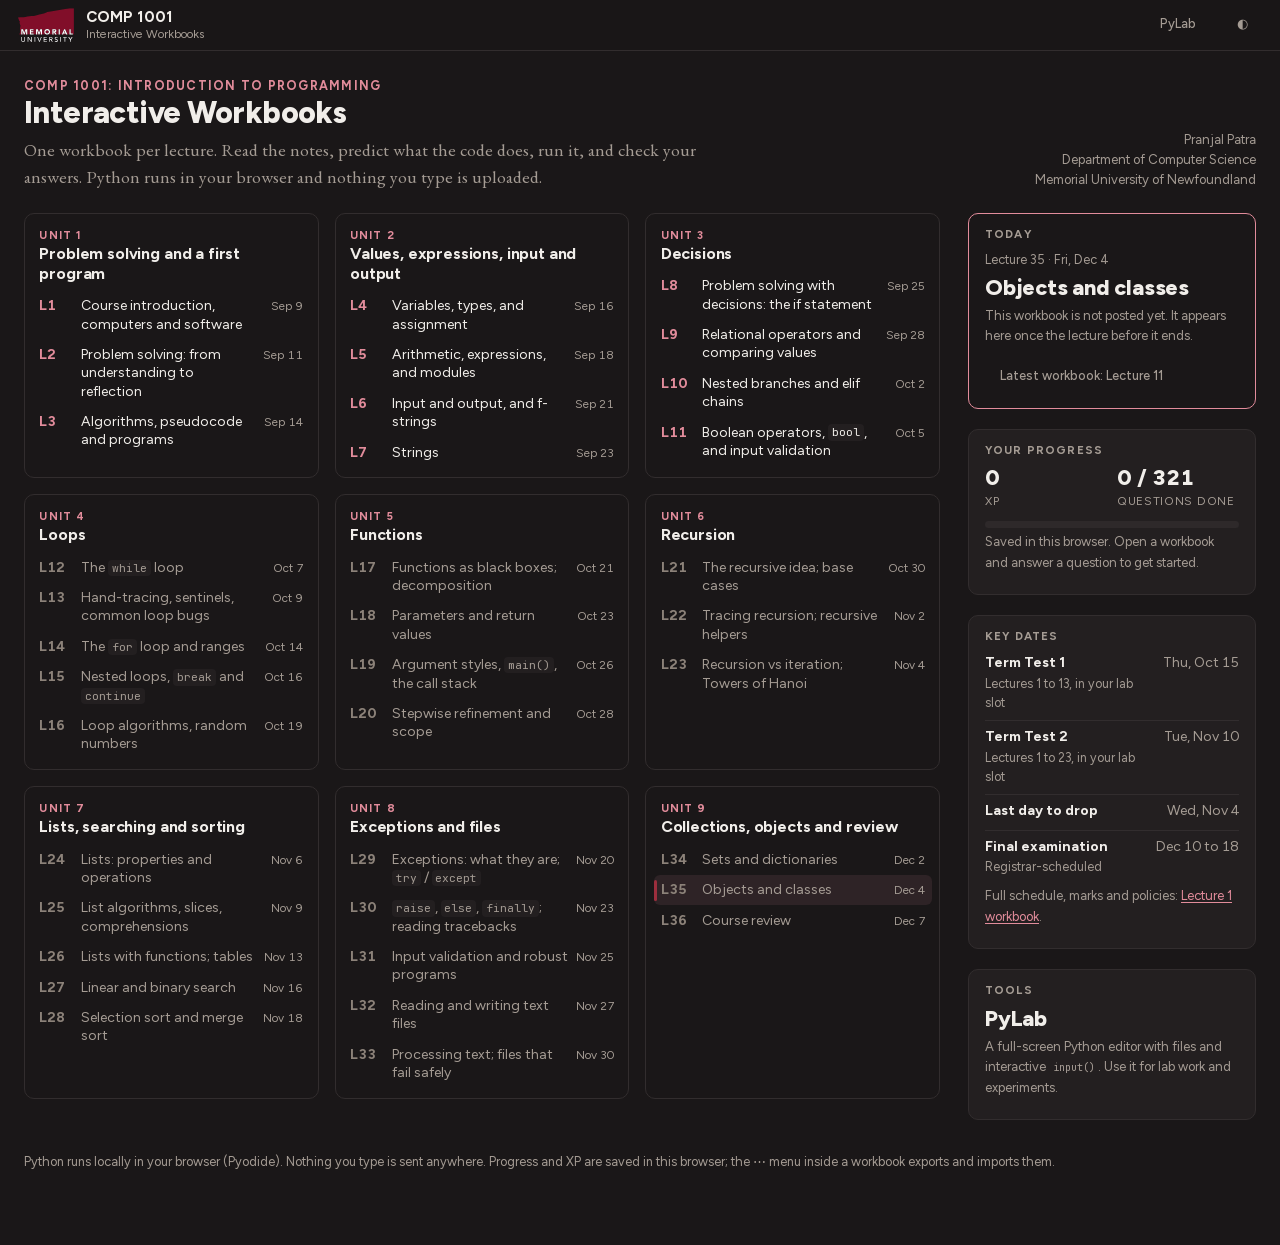
<file: index.html>
<!doctype html>
<html lang="en">
<head>
  <meta charset="utf-8">
  <meta name="viewport" content="width=device-width, initial-scale=1">
  <title>COMP 1001 Workbooks</title>
  <link rel="icon" href="./runtime/img/favicon.svg" type="image/svg+xml">
  <link rel="icon" href="./runtime/img/favicon-32.png" type="image/png" sizes="32x32">
  <link rel="stylesheet" href="./runtime/workbook.css">
  <style>
    main.wb-dash { max-width: 80rem; padding: 1.6rem 1.5rem 4rem; }
    .wb-dash-head { display: flex; align-items: flex-end; justify-content: space-between; gap: 1.5rem; flex-wrap: wrap; margin-bottom: 1.4rem; }
    .wb-dash-head h1 { font-size: 1.9rem; }
    .wb-dash-head .wb-course { font-family: var(--font-sans); font-size: 0.78rem; font-weight: 700; letter-spacing: 0.1em; text-transform: uppercase; color: var(--accent); }
    .wb-dash-head p { margin: 0.35rem 0 0; color: var(--ink-quiet); font-size: 1.1rem; max-width: 42rem; }
    .wb-dash-head .wb-meta { font-family: var(--font-sans); font-size: 0.82rem; color: var(--ink-quiet); text-align: right; margin: 0; }

    .wb-dash-grid { display: grid; grid-template-columns: minmax(0, 1fr) 18rem; grid-template-areas: "units next" "units side"; grid-template-rows: auto 1fr; gap: 1.25rem 1.75rem; align-items: start; }
    .wb-units { grid-area: units; display: grid; grid-template-columns: repeat(auto-fill, minmax(18rem, 1fr)); gap: 1rem; }
    .wb-next { grid-area: next; }
    .wb-side { grid-area: side; display: grid; gap: 1.25rem; }

    .wb-unit { border: 1px solid var(--rule-soft); border-radius: 10px; background: var(--paper); padding: 0.85rem 0.9rem 0.6rem; }
    .wb-unit h2 { font-size: 1rem; margin: 0 0 0.45rem; padding: 0; line-height: 1.25; }
    .wb-unit h2::before { display: none; }
    .wb-unit-num { display: block; font-size: 0.7rem; text-transform: uppercase; letter-spacing: 0.1em; color: var(--accent); margin-bottom: 0.15rem; }
    .wb-lec { display: grid; grid-template-columns: 2.1rem minmax(0, 1fr) auto; grid-template-areas: "num title date" "num title prog"; align-items: baseline; column-gap: 0.5rem; padding: 0.38rem 0.45rem; margin: 0 -0.45rem; border-radius: 6px; text-decoration: none; color: var(--ink); font-family: var(--font-sans); font-size: 0.88rem; line-height: 1.3; position: relative; }
    a.wb-lec:hover { background: var(--panel); color: var(--ink); }
    .wb-lec-num { grid-area: num; font-weight: 700; color: var(--accent); font-variant-numeric: tabular-nums; }
    .wb-lec-title { grid-area: title; }
    .wb-lec-date { grid-area: date; font-size: 0.74rem; color: var(--ink-quiet); font-variant-numeric: tabular-nums; white-space: nowrap; }
    .wb-lec-prog { grid-area: prog; justify-self: end; font-size: 0.72rem; color: var(--ink-quiet); font-variant-numeric: tabular-nums; }
    .wb-lec-prog.is-done { color: var(--good-ink); font-weight: 700; }
    .wb-lec.is-soon, .wb-lec.is-locked { color: var(--ink-quiet); }
    .wb-lec.is-soon .wb-lec-num, .wb-lec.is-locked .wb-lec-num { color: var(--rule-strong); }
    .wb-lec-date.is-locked { color: var(--warn-ink); }
    .wb-lec.is-next { background: var(--accent-wash); }
    .wb-lec.is-next::before { content: ""; position: absolute; left: 0; top: 0.3rem; bottom: 0.3rem; width: 3px; border-radius: 2px; background: var(--accent-fill); }

    .wb-panel { border: 1px solid var(--rule-soft); border-radius: 10px; background: var(--panel); padding: 0.9rem 1rem 1rem; font-family: var(--font-sans); font-size: 0.88rem; }
    .wb-panel h2 { font-size: 0.72rem; text-transform: uppercase; letter-spacing: 0.1em; color: var(--ink-quiet); margin: 0 0 0.55rem; padding: 0; }
    .wb-panel h2::before { display: none; }
    .wb-panel p { margin: 0.3rem 0; }
    .wb-panel .wb-big { display: block; font-family: var(--font-sans); font-weight: 800; font-size: 1.35rem; line-height: 1.2; color: var(--ink); text-decoration: none; letter-spacing: -0.01em; }
    .wb-panel a.wb-big:hover { color: var(--accent); }
    .wb-panel .wb-when { color: var(--ink-quiet); font-size: 0.8rem; }
    .wb-panel .wb-quiet { color: var(--ink-quiet); font-size: 0.82rem; }
    .wb-panel .wb-btn { margin-top: 0.6rem; text-decoration: none; display: inline-block; }
    .wb-panel-next { background: var(--paper); border-color: var(--accent); }
    .wb-stats { display: grid; grid-template-columns: 1fr 1fr; gap: 0.6rem; margin: 0.2rem 0 0.6rem; }
    .wb-stat b { display: block; font-size: 1.35rem; font-weight: 800; line-height: 1.1; font-variant-numeric: tabular-nums; }
    .wb-stat span { font-size: 0.74rem; color: var(--ink-quiet); text-transform: uppercase; letter-spacing: 0.06em; }
    .wb-panel .wb-progress-track { width: 100%; display: block; }
    .wb-dates { list-style: none; margin: 0; padding: 0; }
    .wb-dates li { display: flex; justify-content: space-between; gap: 0.6rem; padding: 0.3rem 0; border-top: 1px solid var(--rule-soft); }
    .wb-dates li:first-child { border-top: 0; padding-top: 0; }
    .wb-dates b { font-weight: 700; }
    .wb-dates small { display: block; color: var(--ink-quiet); font-size: 0.78rem; }
    .wb-dates time { color: var(--ink-quiet); white-space: nowrap; font-variant-numeric: tabular-nums; }
    .wb-foot { font-family: var(--font-sans); font-size: 0.8rem; color: var(--ink-quiet); margin-top: 2rem; }
    .wb-topbar .wb-btn { text-decoration: none; }

    @media (max-width: 62rem) {
      .wb-dash-grid { grid-template-columns: minmax(0, 1fr); grid-template-areas: "next" "units" "side"; grid-template-rows: auto; }
      .wb-dash-head .wb-meta { text-align: left; }
    }
    @media (max-width: 40rem) {
      main.wb-dash { padding: 1rem 0.9rem 3rem; }
      .wb-units { grid-template-columns: minmax(0, 1fr); }
      .wb-dash-head h1 { font-size: 1.6rem; }
      .wb-dash-head p { font-size: 1rem; }
    }
  </style>
  <script type="module">
    import { initTheme } from "./runtime/theme.js";
    import { revealPage } from "./runtime/page.js";
    import { UNITS, LECTURES, KEY_DATES, workbookId, isOpen, fmtDate, fmtOpens } from "./runtime/schedule.js";
    import { initInstructor, isInstructor, instructorBadge } from "./runtime/instructor.js";

    initTheme();
    initInstructor();
    document.querySelector("#theme-toggle").addEventListener("click", () => document.dispatchEvent(new CustomEvent("wb:toggle-theme")));
    document.querySelector(".wb-topbar-title").after(instructorBadge());

    const instructor = isInstructor();
    const now = new Date();
    const today = new Date(now); today.setHours(0, 0, 0, 0);
    const at = (d) => new Date(d + "T00:00:00");
    const short = (d) => fmtDate(d, { weekday: null });
    const pageOf = (l) => `./workbooks/${workbookId(l.n)}/index.html`;
    // A workbook can be opened when it is posted and the previous lecture has ended (instructors see everything).
    const available = (l) => l.built && (instructor || isOpen(l, now));
    const h = (html) => { const t = document.createElement("template"); t.innerHTML = html.trim(); return t.content.firstElementChild; };

    // Unit cards, one row per lecture.
    const units = document.querySelector("#units");
    for (const u of UNITS) {
      const card = h(`<section class="wb-unit" id="unit-${u.n}" aria-labelledby="unit-${u.n}-h"><h2 id="unit-${u.n}-h"><span class="wb-unit-num">Unit ${u.n}</span>${u.name}</h2></section>`);
      for (const l of LECTURES.filter((l) => l.unit === u.n)) {
        const locked = l.built && !isOpen(l, now);
        const open = available(l);
        const tag = open ? "a" : "div";
        const cls = !l.built ? " is-soon" : locked ? " is-locked" : "";
        const hint = open ? "" : l.built ? ` title="Opens ${fmtOpens(l)}"` : ` title="Not posted yet"`;
        // Instructors see locked workbooks as links, with the date marked so they know what students see.
        const date = open && locked ? `<time class="wb-lec-date is-locked" datetime="${l.date}" title="Opens ${fmtOpens(l)}">${short(l.date)} · locked</time>` : `<time class="wb-lec-date" datetime="${l.date}">${short(l.date)}</time>`;
        card.append(h(`<${tag} class="wb-lec${cls}"${open ? ` href="${pageOf(l)}"` : ""} data-n="${l.n}" data-id="${workbookId(l.n)}"${hint}><span class="wb-lec-num">L${l.n}</span><span class="wb-lec-title">${l.title}</span>${date}<span class="wb-lec-prog" hidden></span></${tag}>`));
      }
      units.append(card);
    }

    // Key dates.
    const dates = document.querySelector("#dates");
    for (const k of KEY_DATES) {
      dates.append(h(`<li><span><b>${k.name}</b>${k.note ? `<small>${k.note}</small>` : ""}</span>${k.date ? `<time datetime="${k.date}">${fmtDate(k.date)}</time>` : `<time>${k.when}</time>`}</li>`));
    }

    // Up next: the first lecture on or after today. Before term that is L1; after term, the exam.
    const panel = document.querySelector("#next");
    const big = panel.querySelector(".wb-big");
    const note = panel.querySelector(".wb-quiet");
    const next = LECTURES.find((l) => at(l.date) >= today);
    const latest = [...LECTURES].reverse().find(available);
    if (next) {
      const isToday = at(next.date).getTime() === today.getTime();
      panel.querySelector("h2").textContent = isToday ? "Today" : "Up next";
      panel.querySelector(".wb-when").textContent = `Lecture ${next.n} · ${fmtDate(next.date)}`;
      big.innerHTML = next.title;
      if (available(next)) big.href = pageOf(next);
      else {
        big.removeAttribute("href");
        note.hidden = false;
        note.textContent = next.built ? `This workbook opens ${fmtOpens(next)}` : "This workbook is not posted yet. It appears here once the lecture before it ends.";
      }
      document.querySelector(`.wb-lec[data-n="${next.n}"]`)?.classList.add("is-next");
    } else {
      panel.querySelector("h2").textContent = "Lectures have ended";
      panel.querySelector(".wb-when").textContent = "Final examination: December 10 to 18";
      big.textContent = "Time to review";
      big.removeAttribute("href");
    }
    const latestLink = panel.querySelector(".wb-latest");
    if (latest && !(next && next.n === latest.n && available(next))) {
      latestLink.href = pageOf(latest);
      latestLink.textContent = `Latest workbook: Lecture ${latest.n}`;
      latestLink.hidden = false;
    }

    revealPage();

    // Progress: XP and per-workbook records live in localStorage; totals come from each exercises.json.
    const read = (key) => { try { return JSON.parse(localStorage.getItem(key)); } catch { return null; } };
    document.querySelector("#xp").textContent = String(read("pylab-workbooks:xp")?.balance ?? 0);
    let done = 0, total = 0, touched = 0;
    await Promise.all(LECTURES.filter(available).map(async (l) => {
      const id = workbookId(l.n);
      let specs;
      try { specs = (await (await fetch(`./workbooks/${id}/exercises.json`)).json()).exercises; } catch { return; }
      const ids = Object.keys(specs).filter((k) => specs[k].type !== "example");
      if (!ids.length) return;
      const saved = read(`pylab-workbooks:progress:${id}`)?.exercises ?? {};
      const d = ids.filter((k) => saved[k]?.passed || saved[k]?.revealed).length;
      total += ids.length; done += d;
      if (Object.keys(saved).length) touched++;
      const prog = document.querySelector(`.wb-lec[data-id="${id}"] .wb-lec-prog`);
      if (prog && d) {
        prog.hidden = false;
        prog.textContent = d === ids.length ? "✓ done" : `${d} / ${ids.length}`;
        prog.classList.toggle("is-done", d === ids.length);
      }
    }));
    document.querySelector("#done").textContent = `${done} / ${total}`;
    document.querySelector("#fill").style.width = total ? `${Math.round(100 * done / total)}%` : "0";
    document.querySelector("#touched").textContent = touched
      ? `Saved in this browser. You have started ${touched} workbook${touched === 1 ? "" : "s"}.`
      : "Saved in this browser. Open a workbook and answer a question to get started.";
  </script>
</head>
<body>
<header class="wb-topbar">
  <a class="wb-topbar-brand" href="./index.html" title="Home"><img src="./runtime/img/mun-logo.svg" alt="Memorial University"></a>
  <div class="wb-topbar-title"><strong>COMP 1001</strong><span>Interactive Workbooks</span></div>
  <span class="wb-spacer"></span>
  <a class="wb-btn wb-btn-quiet" href="./lab/index.html">PyLab</a>
  <button id="theme-toggle" class="wb-btn wb-btn-quiet wb-theme-toggle" type="button" title="Toggle light / dark">◐</button>
</header>
<main class="wb-dash">
  <div class="wb-dash-head">
    <div>
      <div class="wb-course">COMP 1001: Introduction to Programming</div>
      <h1>Interactive Workbooks</h1>
      <p>One workbook per lecture. Read the notes, predict what the code does, run it, and check your answers. Python runs in your browser and nothing you type is uploaded.</p>
    </div>
    <p class="wb-meta">Pranjal Patra<br>Department of Computer Science<br>Memorial University of Newfoundland</p>
  </div>

  <div class="wb-dash-grid">
    <section class="wb-panel wb-panel-next wb-next" id="next">
      <h2>Up next</h2>
      <p class="wb-when"></p>
      <a class="wb-big"></a>
      <p class="wb-quiet" hidden></p>
      <a class="wb-btn wb-btn-quiet wb-latest" hidden></a>
    </section>

    <div class="wb-units" id="units"></div>

    <aside class="wb-side">
      <section class="wb-panel" aria-labelledby="progress-h">
        <h2 id="progress-h">Your progress</h2>
        <div class="wb-stats">
          <div class="wb-stat"><b id="xp">0</b><span>XP</span></div>
          <div class="wb-stat"><b id="done">0 / 0</b><span>Questions done</span></div>
        </div>
        <span class="wb-progress-track"><span class="wb-progress-fill" id="fill" style="width: 0"></span></span>
        <p class="wb-quiet" id="touched">Saved in this browser.</p>
      </section>

      <section class="wb-panel" aria-labelledby="dates-h">
        <h2 id="dates-h">Key dates</h2>
        <ul class="wb-dates" id="dates"></ul>
        <p class="wb-quiet">Full schedule, marks and policies: <a href="./workbooks/lecture-01/index.html">Lecture 1 workbook</a>.</p>
      </section>

      <section class="wb-panel" aria-labelledby="tools-h">
        <h2 id="tools-h">Tools</h2>
        <a class="wb-big" href="./lab/index.html">PyLab</a>
        <p class="wb-quiet">A full-screen Python editor with files and interactive <code>input()</code>. Use it for lab work and experiments.</p>
      </section>
    </aside>
  </div>

  <p class="wb-foot">Python runs locally in your browser (Pyodide). Nothing you type is sent anywhere. Progress and XP are saved in this browser; the ⋯ menu inside a workbook exports and imports them.</p>
</main>
</body>
</html>
</file>
<file: runtime/workbook.css>
/* PyLab Workbooks: visual theme following the Memorial University Brand
   Standards (March 2026).

   Type:    Avenir for headings and interface (Figtree stands in when Avenir
            is not installed), Adobe Garamond / EB Garamond for body copy,
            JetBrains Mono for code.
   Colour:  university claret #862633 used sparingly as the accent; the
            primary greys (#231F20, #63666A, #97999B, warm greys) carry the
            page. Two secondary "pop" colours per layout: PMS 3275 teal for
            success and PMS 1235 amber for warnings / activity. PMS 185 red
            is reserved for errors so they never read as the brand accent.
            The dark theme is derived from the brand black #231F20 with the
            claret lifted for contrast and the reversed-out logo. */

/* ------------------------------------------------------------- fonts */

@font-face { font-family: "EB Garamond"; src: url("fonts/EBGaramond-italic-latin-ext.woff2") format("woff2"); font-weight: 400 800; font-style: italic; font-display: swap; unicode-range: U+0100-02BA, U+02BD-02C5, U+02C7-02CC, U+02CE-02D7, U+02DD-02FF, U+0304, U+0308, U+0329, U+1D00-1DBF, U+1E00-1E9F, U+1EF2-1EFF, U+2020, U+20A0-20AB, U+20AD-20C0, U+2113, U+2C60-2C7F, U+A720-A7FF; }
@font-face { font-family: "EB Garamond"; src: url("fonts/EBGaramond-italic-latin.woff2") format("woff2"); font-weight: 400 800; font-style: italic; font-display: swap; unicode-range: U+0000-00FF, U+0131, U+0152-0153, U+02BB-02BC, U+02C6, U+02DA, U+02DC, U+0304, U+0308, U+0329, U+2000-206F, U+20AC, U+2122, U+2191, U+2193, U+2212, U+2215, U+FEFF, U+FFFD; }
@font-face { font-family: "EB Garamond"; src: url("fonts/EBGaramond-normal-latin-ext.woff2") format("woff2"); font-weight: 400 800; font-style: normal; font-display: swap; unicode-range: U+0100-02BA, U+02BD-02C5, U+02C7-02CC, U+02CE-02D7, U+02DD-02FF, U+0304, U+0308, U+0329, U+1D00-1DBF, U+1E00-1E9F, U+1EF2-1EFF, U+2020, U+20A0-20AB, U+20AD-20C0, U+2113, U+2C60-2C7F, U+A720-A7FF; }
@font-face { font-family: "EB Garamond"; src: url("fonts/EBGaramond-normal-latin.woff2") format("woff2"); font-weight: 400 800; font-style: normal; font-display: swap; unicode-range: U+0000-00FF, U+0131, U+0152-0153, U+02BB-02BC, U+02C6, U+02DA, U+02DC, U+0304, U+0308, U+0329, U+2000-206F, U+20AC, U+2122, U+2191, U+2193, U+2212, U+2215, U+FEFF, U+FFFD; }
@font-face { font-family: "Figtree"; src: url("fonts/Figtree-italic-latin-ext.woff2") format("woff2"); font-weight: 300 900; font-style: italic; font-display: swap; unicode-range: U+0100-02BA, U+02BD-02C5, U+02C7-02CC, U+02CE-02D7, U+02DD-02FF, U+0304, U+0308, U+0329, U+1D00-1DBF, U+1E00-1E9F, U+1EF2-1EFF, U+2020, U+20A0-20AB, U+20AD-20C0, U+2113, U+2C60-2C7F, U+A720-A7FF; }
@font-face { font-family: "Figtree"; src: url("fonts/Figtree-italic-latin.woff2") format("woff2"); font-weight: 300 900; font-style: italic; font-display: swap; unicode-range: U+0000-00FF, U+0131, U+0152-0153, U+02BB-02BC, U+02C6, U+02DA, U+02DC, U+0304, U+0308, U+0329, U+2000-206F, U+20AC, U+2122, U+2191, U+2193, U+2212, U+2215, U+FEFF, U+FFFD; }
@font-face { font-family: "Figtree"; src: url("fonts/Figtree-normal-latin-ext.woff2") format("woff2"); font-weight: 300 900; font-style: normal; font-display: swap; unicode-range: U+0100-02BA, U+02BD-02C5, U+02C7-02CC, U+02CE-02D7, U+02DD-02FF, U+0304, U+0308, U+0329, U+1D00-1DBF, U+1E00-1E9F, U+1EF2-1EFF, U+2020, U+20A0-20AB, U+20AD-20C0, U+2113, U+2C60-2C7F, U+A720-A7FF; }
@font-face { font-family: "Figtree"; src: url("fonts/Figtree-normal-latin.woff2") format("woff2"); font-weight: 300 900; font-style: normal; font-display: swap; unicode-range: U+0000-00FF, U+0131, U+0152-0153, U+02BB-02BC, U+02C6, U+02DA, U+02DC, U+0304, U+0308, U+0329, U+2000-206F, U+20AC, U+2122, U+2191, U+2193, U+2212, U+2215, U+FEFF, U+FFFD; }
@font-face { font-family: "JetBrains Mono"; src: url("fonts/JetBrainsMono-italic-latin-ext.woff2") format("woff2"); font-weight: 100 800; font-style: italic; font-display: swap; unicode-range: U+0100-02BA, U+02BD-02C5, U+02C7-02CC, U+02CE-02D7, U+02DD-02FF, U+0304, U+0308, U+0329, U+1D00-1DBF, U+1E00-1E9F, U+1EF2-1EFF, U+2020, U+20A0-20AB, U+20AD-20C0, U+2113, U+2C60-2C7F, U+A720-A7FF; }
@font-face { font-family: "JetBrains Mono"; src: url("fonts/JetBrainsMono-italic-latin.woff2") format("woff2"); font-weight: 100 800; font-style: italic; font-display: swap; unicode-range: U+0000-00FF, U+0131, U+0152-0153, U+02BB-02BC, U+02C6, U+02DA, U+02DC, U+0304, U+0308, U+0329, U+2000-206F, U+20AC, U+2122, U+2191, U+2193, U+2212, U+2215, U+FEFF, U+FFFD; }
@font-face { font-family: "JetBrains Mono"; src: url("fonts/JetBrainsMono-normal-latin-ext.woff2") format("woff2"); font-weight: 100 800; font-style: normal; font-display: swap; unicode-range: U+0100-02BA, U+02BD-02C5, U+02C7-02CC, U+02CE-02D7, U+02DD-02FF, U+0304, U+0308, U+0329, U+1D00-1DBF, U+1E00-1E9F, U+1EF2-1EFF, U+2020, U+20A0-20AB, U+20AD-20C0, U+2113, U+2C60-2C7F, U+A720-A7FF; }
@font-face { font-family: "JetBrains Mono"; src: url("fonts/JetBrainsMono-normal-latin.woff2") format("woff2"); font-weight: 100 800; font-style: normal; font-display: swap; unicode-range: U+0000-00FF, U+0131, U+0152-0153, U+02BB-02BC, U+02C6, U+02DA, U+02DC, U+0304, U+0308, U+0329, U+2000-206F, U+20AC, U+2122, U+2191, U+2193, U+2212, U+2215, U+FEFF, U+FFFD; }

/* ------------------------------------------------------------ tokens */

:root {
  color-scheme: light;
  --paper: #FFFFFF;
  --panel: #F5F4F2;
  --panel-deep: #E9E7E4;
  --ink: #231F20;
  --ink-quiet: #63666A;
  --rule: #CBCCCE;
  --rule-soft: #E6E6E7;
  --rule-strong: #97999B;
  --accent: #862633;
  --accent-deep: #6B1E29;
  --accent-fill: #862633;
  --on-accent: #FFFFFF;
  --accent-wash: rgba(134, 38, 51, 0.07);
  --answer: #6B1E29;
  --good: #00B398;
  --good-ink: #007A68;
  --good-wash: rgba(0, 179, 152, 0.12);
  --warn: #FFB81C;
  --warn-ink: #8A5A00;
  --warn-wash: rgba(255, 184, 28, 0.18);
  --bad: #E4002B;
  --bad-ink: #C0001F;
  --bad-wash: rgba(228, 0, 43, 0.08);
  --code-keyword: #862633;
  --code-type: #231F20;
  --code-method: #1E22AA;
  --code-ident: #231F20;
  --code-string: #007A68;
  --code-comment: #63666A;
  --code-number: #8A5A00;
  --shadow: 0 1px 2px rgba(35, 31, 32, 0.06), 0 8px 24px rgba(35, 31, 32, 0.08);
  --font-sans: "Avenir Next", Avenir, Figtree, "Segoe UI", Arial, sans-serif;
  --font-body: "Adobe Garamond Pro", "EB Garamond", Garamond, Georgia, "Times New Roman", serif;
  --font-mono: "JetBrains Mono", "SF Mono", Menlo, Consolas, "Liberation Mono", monospace;
  --font-ui: var(--font-sans);
}

/* Dark is the default: it also applies before the theme script has run, so
   there is no light flash. Light is only ever chosen with the toggle. */
:root[data-theme="dark"],
:root:not([data-theme="light"]) {
  color-scheme: dark;
  --paper: #1A1718;
  --panel: #231F20;
  --panel-deep: #2E292A;
  --ink: #F1EEEA;
  --ink-quiet: #A59C94;
  --rule: #4A4446;
  --rule-soft: #322D2E;
  --rule-strong: #8C8279;
  --accent: #E28C9B;
  --accent-deep: #F0B3BE;
  --accent-fill: #9C2E3D;
  --on-accent: #FFFFFF;
  --accent-wash: rgba(226, 140, 155, 0.10);
  --answer: #F0B3BE;
  --good-ink: #33D1B6;
  --good-wash: rgba(0, 179, 152, 0.16);
  --warn-ink: #FFC94D;
  --warn-wash: rgba(255, 184, 28, 0.14);
  --bad-ink: #FF6B80;
  --bad-wash: rgba(228, 0, 43, 0.16);
  --code-keyword: #E28C9B;
  --code-type: #F1EEEA;
  --code-method: #8FB5FF;
  --code-ident: #F1EEEA;
  --code-string: #4FD1B8;
  --code-comment: #A59C94;
  --code-number: #FFC94D;
  --shadow: 0 1px 2px rgba(0, 0, 0, 0.5), 0 8px 24px rgba(0, 0, 0, 0.4);
}

/* Reversed-out logo (white "UNIVERSITY") on dark backgrounds, as the brand
   standards allow when Cool Grey 10 would not show clearly. */
:root:not([data-theme="light"]) img[src$="mun-logo.svg"] { content: url("img/mun-logo-dark.svg"); }

/* -------------------------------------------------------------- page */

* { box-sizing: border-box; }

html { scroll-behavior: smooth; scroll-padding-top: 4.5rem; }

body {
  margin: 0;
  background: var(--paper);
  color: var(--ink);
  font-family: var(--font-body);
  font-size: 1.2rem;
  line-height: 1.55;
  -webkit-font-smoothing: antialiased;
  text-rendering: optimizeLegibility;
}

body.wb-has-expanded { overflow: hidden; }

/* Hidden until the page's script calls revealPage() (runtime/page.js), so the
   top bar, contents, and fonts do not jump into place after the first paint.
   The animation shows the page anyway if the script never runs. */
body:not(.wb-ready) { visibility: hidden; animation: wb-reveal 0s 2s forwards; }
@keyframes wb-reveal { to { visibility: visible; } }

main {
  max-width: 52rem;
  margin: 0 auto;
  padding: 2rem 1.5rem 6rem;
}

body.wb-has-toc {
  display: grid;
  grid-template-columns: 16rem minmax(0, 1fr);
  grid-template-areas: "top top" "toc main";
}
body.wb-has-toc > .wb-topbar { grid-area: top; }
body.wb-has-toc > .wb-toc { grid-area: toc; }
body.wb-has-toc > main { grid-area: main; width: 100%; }

@media (max-width: 62rem) {
  body.wb-has-toc { grid-template-columns: minmax(0, 1fr); grid-template-areas: "top" "main"; }
}

h1, h2, h3, h4 { font-family: var(--font-sans); font-weight: 700; line-height: 1.15; margin: 0; color: var(--ink); letter-spacing: -0.01em; }
h1 { font-size: 2.5rem; font-weight: 800; letter-spacing: -0.02em; }
h2 { font-size: 1.6rem; margin: 3rem 0 0.8rem; padding-top: 0.9rem; position: relative; }
h2::before { content: ""; position: absolute; top: 0; left: 0; width: 2.5rem; height: 3px; background: var(--accent-fill); border-radius: 2px; }
h3 { font-size: 1.2rem; margin: 2rem 0 0.4rem; }
h4 { font-family: var(--font-sans); font-size: 0.78rem; text-transform: uppercase; letter-spacing: 0.08em; color: var(--ink-quiet); margin: 1.4rem 0 0.3rem; }
p { margin: 0.6rem 0; }
ul, ol { margin: 0.4rem 0 0.7rem; padding-left: 1.5rem; }
li { margin: 0.18rem 0; }
a { color: var(--accent); text-decoration-thickness: 1px; text-underline-offset: 0.15em; }
a:hover { color: var(--accent-deep); }
hr { border: 0; border-top: 1px solid var(--rule-soft); margin: 2.5rem 0; }
strong { font-weight: 700; }
em { font-style: italic; }

code, kbd {
  font-family: var(--font-mono);
  font-size: 0.8em;
  font-variant-ligatures: none;
  background: var(--panel);
  padding: 0.1em 0.35em;
  border-radius: 4px;
}
pre {
  font-family: var(--font-mono);
  font-size: 0.9rem;
  line-height: 1.55;
  font-variant-ligatures: none;
  background: var(--panel);
  border: 1px solid var(--rule-soft);
  border-radius: 6px;
  padding: 0.7rem 0.9rem;
  margin: 0.7rem 0;
  overflow-x: auto;
  white-space: pre;
}
pre code { background: none; padding: 0; font-size: inherit; }
pre.wb-output { border-style: dashed; border-color: var(--rule); }
pre.wb-shell .wb-prompt { color: var(--ink-quiet); user-select: none; }
pre.wb-shell .wb-typed { font-weight: 700; }
pre.wb-error, .wb-error-text { color: var(--bad-ink); }
.wb-answer-ink { color: var(--answer); }

/* Static syntax colours for <pre class="wb-code"> spans authored in HTML. */
.wb-kw { color: var(--code-keyword); font-weight: 600; }
.wb-type { color: var(--code-type); font-weight: 600; }
.wb-fn { color: var(--code-method); }
.wb-str { color: var(--code-string); }
.wb-cmt { color: var(--code-comment); font-style: italic; }
.wb-num { color: var(--code-number); }

/* Prose tables (the PDF's tabularx tables). */
main table {
  border-collapse: collapse;
  width: 100%;
  margin: 0.8rem 0 1.2rem;
  font-family: var(--font-sans);
  font-size: 0.95rem;
  line-height: 1.45;
}
main th, main td {
  text-align: left;
  vertical-align: top;
  padding: 0.45rem 0.6rem;
  border-bottom: 1px solid var(--rule-soft);
}
main th { color: var(--ink-quiet); border-bottom: 2px solid var(--rule-strong); font-weight: 700; font-size: 0.74rem; text-transform: uppercase; letter-spacing: 0.06em; }
main td code, main th code { white-space: nowrap; }
main .wb-table-wrap { overflow-x: auto; }

/* Title block (the PDF's opening page). */
.wb-title-block {
  display: flex;
  align-items: flex-start;
  justify-content: space-between;
  gap: 2rem;
  margin: 0.5rem 0 2rem;
  padding-bottom: 1.5rem;
  border-bottom: 1px solid var(--rule-soft);
}
.wb-title-block .wb-course { font-family: var(--font-sans); font-size: 0.8rem; font-weight: 700; letter-spacing: 0.1em; text-transform: uppercase; color: var(--accent); }
.wb-title-block h1 { margin: 0.35rem 0 0.4rem; }
.wb-title-block .wb-subtitle { font-size: 1.35rem; font-style: italic; color: var(--ink-quiet); }
.wb-title-block .wb-meta { font-family: var(--font-sans); color: var(--ink-quiet); font-size: 0.85rem; margin-top: 0.8rem; }
.wb-title-block > div { min-width: 0; }
.wb-title-block img { width: 9rem; max-width: 30vw; flex: none; margin-top: 0.3rem; }
.wb-outcomes { margin: 0 0 2rem; padding: 1.1rem 1.3rem 1.2rem; background: var(--panel); border-radius: 8px; }
.wb-outcomes h2 { margin-top: 0; padding-top: 0; font-size: 0.78rem; text-transform: uppercase; letter-spacing: 0.08em; color: var(--ink-quiet); }
.wb-outcomes h2::before { content: none; }
.wb-outcomes ul, .wb-outcomes ol { margin-bottom: 0; }

/* Labelled blocks (definitionbox / checkpointbox / examplebox). */
.wb-block { margin: 1.2rem 0; }
.wb-block > .wb-block-title { font-family: var(--font-sans); font-size: 0.78rem; text-transform: uppercase; letter-spacing: 0.08em; color: var(--accent); font-weight: 700; margin-bottom: 0.3rem; }
.wb-checkpoint {
  margin: 1.6rem 0;
  padding: 1rem 1.3rem 1.1rem;
  border-left: 4px solid var(--accent-fill);
  border-radius: 0 8px 8px 0;
  background: var(--panel);
}
.wb-checkpoint > .wb-block-title { font-family: var(--font-sans); font-size: 0.78rem; text-transform: uppercase; letter-spacing: 0.08em; color: var(--accent); font-weight: 700; margin-bottom: 0.4rem; }
.wb-checkpoint > .wb-block-title + p { margin-top: 0; }

/* Semantic callouts: coloured rule + marker word. */
.wb-callout { margin: 1.1rem 0; padding: 0.2rem 0 0.2rem 1rem; border-left: 3px solid; }
.wb-callout > .wb-callout-title { font-family: var(--font-sans); font-size: 0.78rem; text-transform: uppercase; letter-spacing: 0.08em; font-weight: 700; margin-bottom: 0.2rem; }
.wb-callout.is-good { border-color: var(--good); }
.wb-callout.is-good > .wb-callout-title { color: var(--good-ink); }
.wb-callout.is-warn { border-color: var(--warn); }
.wb-callout.is-warn > .wb-callout-title { color: var(--warn-ink); }
.wb-callout.is-bad { border-color: var(--bad); }
.wb-callout.is-bad > .wb-callout-title { color: var(--bad-ink); }
.wb-good { color: var(--good-ink); }
.wb-warn { color: var(--warn-ink); }
.wb-bad { color: var(--bad-ink); }

/* Small "refers to" diagram used by the notes. */
.wb-refers { display: flex; align-items: center; gap: 0.6rem; margin: 0.9rem 0; font-family: var(--font-mono); font-variant-ligatures: none; font-size: 0.9rem; flex-wrap: wrap; }
.wb-refers .wb-box { border: 1.5px solid var(--rule-strong); border-radius: 6px; padding: 0.35rem 0.75rem; background: var(--panel); }
.wb-refers .wb-arrow { color: var(--ink-quiet); }
.wb-refers .wb-arrow::after { content: " refers to "; font-family: var(--font-body); font-style: italic; font-size: 1.05rem; }
.wb-refers .wb-arrow.wb-plain::after { content: none; }
.wb-refers.wb-stages .wb-box { text-align: center; line-height: 1.5; }

/* ------------------------------------------------------------ topbar */

.wb-topbar {
  position: sticky;
  top: 0;
  z-index: 50;
  display: flex;
  align-items: center;
  gap: 0.75rem;
  padding: 0.5rem 1.1rem;
  background: color-mix(in srgb, var(--paper) 90%, transparent);
  backdrop-filter: blur(12px);
  -webkit-backdrop-filter: blur(12px);
  border-bottom: 1px solid var(--rule-soft);
  font-family: var(--font-sans);
  font-size: 0.85rem;
}
.wb-instructor-badge { font-family: var(--font-sans); font-size: 0.68rem; font-weight: 700; letter-spacing: 0.08em; text-transform: uppercase; color: var(--warn-ink); background: var(--warn-wash); border: 1px solid transparent; border-radius: 999px; padding: 0.2rem 0.6rem; cursor: pointer; }
.wb-instructor-badge:hover { border-color: var(--warn-ink); }

.wb-locked { max-width: 34rem; margin: 4rem auto; padding: 0 1.5rem; text-align: center; font-family: var(--font-sans); }
.wb-locked .wb-course { font-size: 0.78rem; font-weight: 700; letter-spacing: 0.1em; text-transform: uppercase; color: var(--accent); }
.wb-locked h1 { font-size: 2rem; margin: 0.3rem 0 0.6rem; }
.wb-locked-when { font-size: 1.15rem; font-weight: 600; margin: 0 0 0.6rem; }
.wb-locked p { color: var(--ink-quiet); }
.wb-locked .wb-btn { display: inline-block; margin-top: 1rem; text-decoration: none; }

.wb-topbar-brand img { height: 2.1rem; display: block; }
.wb-topbar-title { display: flex; flex-direction: column; line-height: 1.15; min-width: 0; }
.wb-topbar-title strong { color: var(--ink); font-size: 0.95rem; font-weight: 700; white-space: nowrap; overflow: hidden; text-overflow: ellipsis; }
.wb-topbar-title span { color: var(--ink-quiet); font-size: 0.76rem; white-space: nowrap; overflow: hidden; text-overflow: ellipsis; }
.wb-topbar-title-short { display: none; }
.wb-spacer { flex: 1; }
.wb-topbar-status { color: var(--ink-quiet); font-size: 0.78rem; white-space: nowrap; overflow: hidden; text-overflow: ellipsis; min-width: 0; }
.wb-topbar-status[data-state="running"], .wb-topbar-status[data-state="loading"] { color: var(--warn-ink); }
.wb-topbar-status[data-state="error"] { color: var(--bad-ink); }

.wb-progress { display: inline-flex; align-items: center; gap: 0.5rem; color: var(--ink-quiet); font-size: 0.78rem; }
.wb-progress-track { display: inline-block; width: 7rem; height: 0.4rem; border-radius: 999px; background: var(--panel-deep); overflow: hidden; }
.wb-progress-fill { display: block; height: 100%; width: 0; background: var(--good); transition: width 0.4s ease; }
.wb-progress-label { font-variant-numeric: tabular-nums; }

.wb-topbar-xp {
  display: inline-flex;
  align-items: baseline;
  gap: 0.25rem;
  padding: 0.25rem 0.7rem;
  border-radius: 999px;
  background: var(--accent-fill);
  color: var(--on-accent);
  font-weight: 700;
  font-size: 0.8rem;
  font-variant-numeric: tabular-nums;
}
.wb-topbar-xp.is-bump { animation: wb-bump 0.5s ease; }
@keyframes wb-bump { 30% { transform: scale(1.15); } }

.wb-menu { position: relative; }
.wb-menu summary { list-style: none; cursor: pointer; }
.wb-menu summary::-webkit-details-marker { display: none; }
.wb-menu-items {
  position: absolute;
  right: 0;
  top: calc(100% + 0.35rem);
  min-width: 14rem;
  background: var(--paper);
  border: 1px solid var(--rule-soft);
  border-radius: 8px;
  box-shadow: var(--shadow);
  padding: 0.35rem;
  z-index: 60;
}
.wb-menu-items hr { margin: 0.3rem 0; width: auto; }
.wb-menu-item {
  display: block;
  width: 100%;
  text-align: left;
  background: none;
  border: 0;
  padding: 0.45rem 0.7rem;
  font: inherit;
  color: var(--ink);
  border-radius: 5px;
  cursor: pointer;
}
.wb-menu-item:hover { background: var(--panel); }
.wb-menu-item.is-danger { color: var(--bad-ink); }

@media (max-width: 48rem) {
  /* Phones: "L02" instead of the full title, no subtitle, and no progress bar (the contents
     drop-down shows progress per section). */
  .wb-title-block { gap: 1rem; }
  .wb-title-block img { max-width: 24vw; }
  .wb-topbar { gap: 0.4rem; padding: 0.5rem 0.7rem; }
  .wb-topbar .wb-btn-quiet { padding-inline: 0.5rem; }
  .wb-topbar-xp { padding-inline: 0.55rem; }
  .wb-topbar-title span, .wb-topbar-title-full, .wb-progress { display: none; }
  .wb-topbar-title { flex-shrink: 0; }
  .wb-topbar-title-short { display: block; }
  /* The status text takes the spacer's place so "Loading Python…" is not squeezed to a stub. */
  .wb-spacer { display: none; }
  .wb-topbar-status { flex: 1; text-align: right; }
}

/* --------------------------------------------------------------- toc */

.wb-toc {
  position: sticky;
  top: 3.5rem;
  align-self: start;
  max-height: calc(100vh - 3.5rem);
  overflow-y: auto;
  padding: 1.6rem 0.8rem 1.2rem 1.2rem;
  font-family: var(--font-sans);
  font-size: 0.82rem;
}
.wb-toc-title { color: var(--ink-quiet); text-transform: uppercase; letter-spacing: 0.08em; font-size: 0.68rem; font-weight: 700; margin-bottom: 0.5rem; padding-left: 0.6rem; }
.wb-toc-list { list-style: none; margin: 0; padding: 0; }
.wb-toc-list li { margin: 0; }
.wb-toc-list a {
  display: flex;
  align-items: baseline;
  gap: 0.4rem;
  padding: 0.32rem 0.6rem;
  border-radius: 5px;
  color: var(--ink-quiet);
  text-decoration: none;
  border-left: 2px solid transparent;
}
.wb-toc-list a:hover { background: var(--panel); color: var(--ink); }
.wb-toc-list a.is-current { border-left-color: var(--accent-fill); color: var(--accent); font-weight: 600; border-radius: 0 5px 5px 0; }
.wb-toc.is-plain .wb-toc-mark { display: none; }
.wb-toc-mark { flex: none; min-width: 2.2em; font-variant-numeric: tabular-nums; color: var(--ink-quiet); font-size: 0.7rem; }
.wb-toc-mark.is-done { color: var(--good-ink); font-weight: 700; }
.wb-toc-toggle { display: none; }
@media (max-width: 62rem) {
  /* Narrow screens: the contents become a drop-down under the ☰ button in the top bar. */
  .wb-toc-toggle { display: inline-flex; }
  .wb-toc {
    display: none;
    position: fixed;
    top: var(--wb-topbar-h, 3.5rem);
    left: 0;
    right: 0;
    z-index: 49;
    max-height: calc(100vh - var(--wb-topbar-h, 3.5rem));
    padding: 0.8rem 1rem 1rem;
    background: var(--paper);
    border-bottom: 1px solid var(--rule-soft);
    box-shadow: var(--shadow);
  }
  body.wb-toc-open > .wb-toc { display: block; }
  .wb-toc-list a { padding: 0.5rem 0.6rem; font-size: 0.9rem; }
}

/* ----------------------------------------------------------- buttons */

.wb-btn {
  font-family: var(--font-sans);
  font-size: 0.8rem;
  font-weight: 600;
  line-height: 1;
  padding: 0.5rem 0.85rem;
  border-radius: 6px;
  border: 1px solid var(--rule);
  background: var(--paper);
  color: var(--ink);
  cursor: pointer;
  text-decoration: none;
  display: inline-flex;
  align-items: center;
  gap: 0.3rem;
  white-space: nowrap;
  transition: background 0.15s, border-color 0.15s;
}
.wb-btn:hover { background: var(--panel); border-color: var(--rule-strong); }
.wb-btn:disabled { opacity: 0.5; cursor: default; }
.wb-btn:focus-visible { outline: 2px solid var(--accent); outline-offset: 2px; }
.wb-btn-primary { background: var(--accent-fill); border-color: var(--accent-fill); color: var(--on-accent); }
.wb-btn-primary:hover { background: color-mix(in srgb, var(--accent-fill) 85%, black); border-color: color-mix(in srgb, var(--accent-fill) 85%, black); }
.wb-btn-check { border-color: var(--good-ink); color: var(--good-ink); }
.wb-btn-check:hover { background: var(--good-wash); border-color: var(--good-ink); }
.wb-btn-danger { border-color: var(--bad-ink); color: var(--bad-ink); }
.wb-btn-danger:hover { background: var(--bad-wash); border-color: var(--bad-ink); }
.wb-btn-quiet { border-color: transparent; background: transparent; color: var(--ink-quiet); font-weight: 500; }
.wb-btn-quiet:hover { background: var(--panel); border-color: transparent; color: var(--ink); }
.wb-btn-icon { padding: 0.4rem 0.55rem; font-size: 1rem; }

/* ----------------------------------------------------------- widgets */

.wb-widget {
  display: block;
  margin: 1.1rem 0 1.6rem;
  border: 1px solid var(--rule);
  border-radius: 8px;
  background: var(--paper);
  font-family: var(--font-sans);
  font-size: 0.9rem;
  line-height: 1.45;
  overflow: hidden;
}
.wb-widget.is-passed { border-color: var(--good); }
.wb-widget.is-revealed { border-style: dashed; }
.wb-widget-error { color: var(--bad-ink); font-family: var(--font-sans); font-size: 0.85rem; margin: 0.4rem 0.8rem; }

.wb-widget-head {
  display: flex;
  align-items: center;
  gap: 0.6rem;
  padding: 0.45rem 0.85rem;
  background: var(--panel);
  border-bottom: 1px solid var(--rule-soft);
  font-size: 0.8rem;
}
.wb-widget-label { color: var(--ink-quiet); text-transform: uppercase; letter-spacing: 0.08em; font-size: 0.68rem; font-weight: 700; flex: 1; }
.wb-xp-badge { font-size: 0.7rem; font-weight: 700; color: var(--accent); border: 1px solid currentColor; border-radius: 999px; padding: 0.12rem 0.55rem; white-space: nowrap; letter-spacing: 0.02em; }
.wb-xp-badge.is-earned { color: var(--good-ink); background: var(--good-wash); }
.wb-xp-badge.is-revealed { color: var(--ink-quiet); border-style: dashed; }
.wb-status-pill { font-size: 0.78rem; font-weight: 700; }
.wb-status-pill.is-good { color: var(--good-ink); }

.wb-toolbar {
  display: flex;
  align-items: center;
  flex-wrap: wrap;
  gap: 0.4rem;
  padding: 0.55rem 0.85rem;
  border-top: 1px solid var(--rule-soft);
}
.wb-runner-status { color: var(--ink-quiet); font-size: 0.78rem; }
.wb-runner-status[data-state="running"], .wb-runner-status[data-state="loading"] { color: var(--warn-ink); }

/* Editor: CodeMirror sized by --wb-editor-min-lines / --wb-editor-max-lines.
   Ligatures are off so beginners see `!=` and `>=` as two characters. */
.wb-editor .CodeMirror {
  height: auto;
  font-family: var(--font-mono);
  font-size: 0.92rem;
  line-height: 1.55;
  font-variant-ligatures: none;
  background: var(--panel);
  color: var(--ink);
}
.wb-editor .CodeMirror-scroll {
  min-height: calc(var(--wb-editor-min-lines, 3) * 1.55 * 0.92rem + 0.9rem);
  max-height: calc(var(--wb-editor-max-lines, 16) * 1.55 * 0.92rem + 0.9rem);
}
.wb-editor .CodeMirror-lines { padding: 0.45rem 0; }
.wb-editor .CodeMirror pre.CodeMirror-line, .wb-editor .CodeMirror pre.CodeMirror-line-like { padding: 0 0.7rem; }
.wb-editor .CodeMirror-gutters { background: var(--panel); border-right: 1px solid var(--rule-soft); }
.wb-editor .CodeMirror-linenumber { color: var(--rule-strong); font-size: 0.78rem; padding: 0 0.45rem 0 0.7rem; min-width: 1.4rem; }
.wb-editor .CodeMirror-cursor { border-left: 2px solid var(--ink); }
.wb-editor .CodeMirror-selected { background: color-mix(in srgb, var(--accent) 16%, transparent); }
.wb-editor .CodeMirror-focused .CodeMirror-selected { background: color-mix(in srgb, var(--accent) 22%, transparent); }
.wb-editor .CodeMirror-matchingbracket { outline: 1px solid var(--rule-strong); color: inherit !important; }
.wb-editor .wb-error-line { background: var(--bad-wash); }

.cm-s-workbook .cm-keyword { color: var(--code-keyword); font-weight: 600; }
.cm-s-workbook .cm-builtin { color: var(--code-method); }
.cm-s-workbook .cm-def { color: var(--code-type); font-weight: 600; }
.cm-s-workbook .cm-variable { color: var(--code-ident); }
.cm-s-workbook .cm-variable-2 { color: var(--code-ident); }
.cm-s-workbook .cm-property { color: var(--code-method); }
.cm-s-workbook .cm-string { color: var(--code-string); }
.cm-s-workbook .cm-comment { color: var(--code-comment); font-style: italic; }
.cm-s-workbook .cm-number { color: var(--code-number); }
.cm-s-workbook .cm-operator { color: var(--ink); }
.cm-s-workbook .cm-meta { color: var(--code-comment); }
.cm-s-workbook .cm-error { color: var(--bad-ink); }

/* Python Tutor panel (the Visualize button) under the console. */
.wb-tutor { border-top: 1px solid var(--rule-soft); }
.wb-tutor-head { display: flex; align-items: center; gap: 0.6rem; flex-wrap: wrap; padding: 0.35rem 0.85rem 0.45rem; }
.wb-tutor-head .wb-console-title { padding: 0; }
.wb-tutor-note { font-family: var(--font-ui); font-size: 0.8rem; color: var(--ink-quiet); }
.wb-tutor-form { display: flex; flex-direction: column; align-items: flex-start; gap: 0.5rem; padding: 0.2rem 0.85rem 0.75rem; }
.wb-tutor-inputs { width: min(100%, 28rem); padding: 0.4rem 0.55rem; font: 0.9rem/1.5 var(--font-mono); color: var(--ink); background: var(--paper); border: 1px solid var(--rule); border-radius: 6px; resize: vertical; }
.wb-tutor-box { resize: vertical; overflow: hidden; min-height: 240px; max-height: 90vh; border-top: 1px solid var(--rule-soft); }
.wb-tutor-box iframe { display: block; width: 100%; height: 100%; border: 0; background: #fff; }
/* Python Tutor has no dark theme and the frame is cross-origin, so invert it
   and turn the hues back; the page's white becomes near-black. */
:root:not([data-theme="light"]) .wb-tutor-box iframe { filter: invert(0.92) hue-rotate(180deg); }

/* Console: program output with inline input() prompts. */
.wb-console-wrap { border-top: 1px solid var(--rule-soft); }
.wb-console-title { font-size: 0.68rem; text-transform: uppercase; letter-spacing: 0.08em; font-weight: 700; color: var(--ink-quiet); padding: 0.45rem 0.85rem 0; }
.wb-console {
  font-family: var(--font-mono);
  font-size: 0.92rem;
  line-height: 1.55;
  font-variant-ligatures: none;
  white-space: pre-wrap;
  word-break: break-word;
  padding: 0.4rem 0.85rem 0.65rem;
  min-height: 2.4rem;
  max-height: 22rem;
  overflow-y: auto;
  color: var(--ink);
}
.wb-console.has-error { background: var(--bad-wash); }
.wb-console-err { color: var(--bad-ink); }
.wb-console-note { color: var(--ink-quiet); font-style: italic; }
.wb-console-typed { color: var(--accent); font-weight: 700; }
.wb-console-input {
  font: inherit;
  color: var(--accent);
  font-weight: 700;
  background: var(--panel);
  border: 0;
  border-bottom: 2px solid var(--accent-fill);
  outline: none;
  padding: 0 0.3rem;
  min-width: 8rem;
  width: 40%;
}

/* Check results. */
.wb-result { border-top: 1px solid var(--rule-soft); padding: 0.65rem 0.85rem; display: grid; gap: 0.5rem; }
.wb-result-pending { color: var(--ink-quiet); }
.wb-result-summary { font-weight: 700; }
.wb-result-summary.is-good { color: var(--good-ink); }
.wb-result-summary.is-bad { color: var(--bad-ink); }
.wb-result-case { border-left: 3px solid var(--rule); padding: 0.2rem 0 0.2rem 0.75rem; }
.wb-result-case.is-good { border-left-color: var(--good); }
.wb-result-case.is-bad { border-left-color: var(--bad); }
.wb-result-case-title { font-weight: 700; margin-bottom: 0.25rem; }
.wb-result-label { color: var(--ink-quiet); font-size: 0.78rem; display: inline; }
.wb-result-text { margin: 0.25rem 0; }
.wb-result-stderr, .wb-result-stdout { margin: 0.3rem 0; font-size: 0.85rem; }
.wb-result-stderr { color: var(--bad-ink); }

.wb-diff { width: 100%; border-collapse: collapse; margin: 0.3rem 0; font-size: 0.86rem; }
.wb-diff th { text-align: left; color: var(--ink-quiet); font-size: 0.68rem; text-transform: uppercase; letter-spacing: 0.06em; padding: 0.15rem 0.5rem; border-bottom: 1px solid var(--rule-soft); }
.wb-diff td { width: 50%; padding: 0.15rem 0.5rem; vertical-align: top; border-bottom: 1px solid var(--rule-soft); font-family: var(--font-mono); font-variant-ligatures: none; white-space: pre-wrap; }
.wb-diff td code { background: none; padding: 0; }
.wb-diff tr.is-diff td { background: var(--bad-wash); }
.wb-diff tr.is-diff td:first-child { background: var(--good-wash); }
.wb-diff-missing { color: var(--ink-quiet); font-style: italic; font-family: var(--font-sans); }

/* Model answer. */
.wb-answer { border-top: 1px dashed var(--accent); padding: 0.65rem 0.85rem 0.8rem; background: var(--accent-wash); }
.wb-answer-title { color: var(--accent); font-size: 0.68rem; text-transform: uppercase; letter-spacing: 0.08em; font-weight: 700; margin-bottom: 0.4rem; }
.wb-answer-text { font-family: var(--font-body); font-size: 1.1rem; color: var(--answer); }
.wb-answer-text p { margin: 0.35rem 0; }
.wb-answer-note { color: var(--ink-quiet); font-size: 0.85rem; margin: 0.5rem 0 0; }
.wb-answer .wb-editor { border: 1px solid var(--rule-soft); border-radius: 6px; overflow: hidden; }

/* Tables with blanks. */
.wb-table { border: 0; overflow: visible; font-family: inherit; font-size: inherit; margin: 0.6rem 0 1.6rem; }
.wb-table .wb-toolbar { border: 0; padding: 0.3rem 0; font-family: var(--font-sans); font-size: 0.9rem; }
.wb-table .wb-result-summary { font-family: var(--font-sans); font-size: 0.88rem; margin-top: 0.2rem; }
.wb-blank-cell { padding-top: 0.2rem; padding-bottom: 0.2rem; }
.wb-blank {
  font-family: var(--font-mono);
  font-size: 0.88rem;
  font-variant-ligatures: none;
  width: 100%;
  min-width: 5rem;
  padding: 0.3rem 0.5rem;
  border: 1px solid var(--rule);
  border-radius: 5px;
  background: var(--paper);
  color: var(--ink);
}
.wb-blank:focus { outline: none; border-color: var(--accent); box-shadow: 0 0 0 3px var(--accent-wash); }
.wb-blank-cell.is-right .wb-blank { border-color: var(--good); background: var(--good-wash); }
.wb-blank-cell.is-wrong .wb-blank { border-color: var(--bad); background: var(--bad-wash); }
.wb-blank-cell.is-answer .wb-blank { border-style: dashed; color: var(--answer); font-weight: 700; }
.wb-blank-cell.is-right::after { content: "✓"; color: var(--good-ink); font-weight: 700; }
.wb-blank-cell.is-wrong::after { content: "✗"; color: var(--bad-ink); font-weight: 700; }
/* Keep the cell a real table cell (display: flex on a <td> breaks the row);
   the mark sits inline after a slightly narrower field. */
.wb-blank-cell.is-right, .wb-blank-cell.is-wrong { white-space: nowrap; }
.wb-blank-cell.is-right .wb-blank, .wb-blank-cell.is-wrong .wb-blank { width: calc(100% - 1.5em); margin-right: 0.3em; vertical-align: middle; }

/* Written answers. */
.wb-short-input {
  display: block;
  width: 100%;
  font-family: var(--font-body);
  font-size: 1.1rem;
  line-height: 1.5;
  padding: 0.7rem 0.85rem;
  border: 0;
  background: var(--paper);
  color: var(--ink);
  resize: vertical;
  min-height: 4rem;
}
.wb-short-input:focus { outline: none; background: color-mix(in srgb, var(--panel) 50%, var(--paper)); }
.wb-short-input:read-only { color: var(--ink-quiet); }
.wb-short-hint { color: var(--ink-quiet); font-size: 0.78rem; }
.wb-self-check { display: flex; align-items: center; flex-wrap: wrap; gap: 0.5rem; padding: 0.55rem 0.85rem 0.75rem; border-top: 1px solid var(--rule-soft); }

/* Expanded editor: the widget takes the whole viewport. */
.wb-widget.is-expanded {
  position: fixed;
  inset: 0;
  z-index: 100;
  margin: 0;
  border-radius: 0;
  display: flex;
  flex-direction: column;
  overflow: auto;
}
.wb-widget.is-expanded .wb-editor { flex: 1 0 auto; }
.wb-widget.is-expanded .wb-editor .CodeMirror-scroll { max-height: none; }
.wb-widget.is-expanded .wb-console { max-height: 40vh; }

/* Toasts. */
.wb-toasts { position: fixed; right: 1rem; bottom: 1rem; z-index: 200; display: flex; flex-direction: column; gap: 0.4rem; pointer-events: none; }
.wb-toast {
  font-family: var(--font-sans);
  font-size: 0.9rem;
  font-weight: 600;
  padding: 0.6rem 1rem;
  border-radius: 8px;
  background: var(--ink);
  color: var(--paper);
  box-shadow: var(--shadow);
  opacity: 0;
  transform: translateY(0.5rem);
  transition: opacity 0.25s, transform 0.25s;
}
.wb-toast.is-shown { opacity: 1; transform: none; }
.wb-toast-good { background: var(--good-ink); color: #fff; }
.wb-toast-warn { background: var(--warn-ink); color: #fff; }

/* Landing page cards. */
.wb-cards { display: grid; grid-template-columns: repeat(auto-fill, minmax(16rem, 1fr)); gap: 1rem; margin: 1.5rem 0; }
.wb-card { display: block; padding: 1.1rem 1.25rem 1.2rem; border: 1px solid var(--rule); border-radius: 8px; text-decoration: none; color: var(--ink); background: var(--paper); transition: border-color 0.15s, box-shadow 0.15s; }
.wb-card:hover { border-color: var(--accent); box-shadow: var(--shadow); }
.wb-card strong { display: block; font-family: var(--font-sans); color: var(--accent); font-size: 1.1rem; margin-bottom: 0.25rem; }
.wb-card span { color: var(--ink-quiet); font-size: 1.05rem; }

/* Presentation mode (present.js). The page is shown one topic at a time,
   scaled up for a projector, with the chrome reduced to a hamburger menu and
   a small navigator. The root font size is scaled, so everything sized in
   rem (prose, code, buttons, tables) grows together; the floating controls
   are sized in px so they stay small. Text is set a little heavier and the
   greys darker than on the page, which reads better from the back of a room. */
.wb-present-ui { display: none; }
html.wb-presenting { font-size: calc(100% * var(--wb-present-scale, 1.9)); }
html.wb-presenting { --ink-quiet: #4B4D51; --code-comment: #4B4D51; --rule-soft: #D9D9DB; }
html.wb-presenting[data-theme="dark"] { --ink-quiet: #CFC8C1; --code-comment: #CFC8C1; --rule-soft: #3E3839; }
body.wb-presenting { display: block; font-weight: 500; -webkit-font-smoothing: auto; }
/* Widgets re-measure themselves after a topic change; stop the browser from "helpfully" shifting the scroll position while they do. */
body { overflow-anchor: none; }
body.wb-presenting > .wb-topbar, body.wb-presenting > .wb-toc { display: none; }
body.wb-presenting > main { max-width: 60rem; padding: 2.5rem 2rem 5rem; }
body.wb-presenting > main > :not(.wb-slide-on), body.wb-presenting > main > hr { display: none !important; }
body.wb-presenting > main > h2.wb-slide-on, body.wb-presenting > main > h3.wb-slide-on { margin-top: 0; }
body.wb-presenting > main > h3.wb-slide-on { font-size: 1.6rem; padding-top: 1rem; }
body.wb-presenting > main > h3.wb-slide-on::before { content: ""; display: block; width: 2.5rem; height: 3px; background: var(--accent-fill); margin-bottom: 0.9rem; }
body.wb-presenting .wb-present-ui { display: contents; }
body.wb-presenting strong { font-weight: 700; }
body.wb-presenting code, body.wb-presenting kbd { font-size: 0.85em; font-weight: 500; }
body.wb-presenting .wb-editor .CodeMirror, body.wb-presenting .wb-console, body.wb-presenting pre { font-size: 1.05rem; font-weight: 500; }
body.wb-presenting .wb-editor .CodeMirror-scroll {
  min-height: calc(var(--wb-editor-min-lines, 3) * 1.55 * 1.05rem + 0.9rem);
  max-height: calc(var(--wb-editor-max-lines, 16) * 1.55 * 1.05rem + 0.9rem);
}
body.wb-presenting .wb-editor .CodeMirror-linenumber { font-size: 0.85rem; }
body.wb-presenting .cm-s-workbook .cm-comment { font-style: normal; }
body.wb-presenting .wb-blank input { font-weight: 500; }

.wb-present-menu { position: fixed; top: 14px; right: 16px; z-index: 150; font-family: var(--font-sans); font-size: 15px; }
.wb-present-menu > summary { font-size: 20px; padding: 6px 9px; color: var(--ink-quiet); background: var(--paper); border-color: var(--rule-soft); box-shadow: var(--shadow); }
.wb-present-menu > summary:hover { color: var(--ink); background: var(--panel); }
.wb-present-menu .wb-menu-items { width: 320px; max-height: calc(100vh - 80px); overflow-y: auto; font-size: 15px; top: calc(100% + 6px); padding: 6px; }
.wb-present-menu .wb-menu-item { padding: 6px 11px; font-size: 15px; border-radius: 5px; }
.wb-present-menu hr { margin: 5px 0; }
.wb-present-menu-title { color: var(--ink-quiet); text-transform: uppercase; letter-spacing: 0.08em; font-size: 11px; font-weight: 700; padding: 6px 11px 3px; }
.wb-present-item { display: flex; gap: 10px; align-items: baseline; padding: 4px 11px; font-size: 14px; }
.wb-present-item.is-level-3 { padding-left: 26px; color: var(--ink-quiet); }
.wb-present-item.is-current { background: var(--accent-wash); color: var(--accent); font-weight: 600; }
.wb-present-item-n { flex: none; min-width: 1.6em; text-align: right; color: var(--ink-quiet); font-variant-numeric: tabular-nums; font-size: 12px; }
.wb-present-row { display: flex; align-items: center; gap: 5px; padding: 3px 11px; color: var(--ink); }
.wb-present-row .wb-btn { font-size: 13px; padding: 6px 9px; }
.wb-present-scale { min-width: 3em; text-align: center; color: var(--ink-quiet); font-variant-numeric: tabular-nums; font-size: 13px; }
.wb-present-menu kbd { float: right; margin-left: 16px; font-size: 11px; color: var(--ink-quiet); background: var(--panel); border: 1px solid var(--rule-soft); border-radius: 4px; padding: 1px 6px; }
.wb-present-hint { color: var(--ink-quiet); font-size: 12px; padding: 6px 11px 3px; }

.wb-present-nav {
  position: fixed; right: 16px; bottom: 16px; z-index: 150;
  display: flex; align-items: center; gap: 2px;
  padding: 4px 6px 4px 14px;
  font-family: var(--font-sans); font-size: 14px;
  background: var(--paper); border: 1px solid var(--rule-soft); border-radius: 999px; box-shadow: var(--shadow);
  opacity: 0.55; transition: opacity 0.2s;
}
.wb-present-nav:hover, .wb-present-nav:focus-within { opacity: 1; }
.wb-present-nav .wb-btn-icon { font-size: 21px; line-height: 1; padding: 2px 8px; border-radius: 999px; }
.wb-present-crumb { color: var(--ink-quiet); max-width: 440px; overflow: hidden; text-overflow: ellipsis; white-space: nowrap; margin-right: 8px; }
.wb-present-counter { color: var(--ink); font-weight: 600; font-variant-numeric: tabular-nums; min-width: 4.5em; text-align: center; }
.wb-present-track { position: fixed; left: 0; right: 0; bottom: 0; height: 4px; z-index: 150; background: var(--rule-soft); }
.wb-present-bar { display: block; height: 100%; background: var(--accent-fill); transition: width 0.25s; }
@media (max-width: 768px) { .wb-present-crumb { display: none; } }

@media print {
  .wb-topbar, .wb-toc, .wb-toolbar, .wb-toasts, .wb-present-ui { display: none !important; }
  body.wb-has-toc { display: block; }
}
</file>
